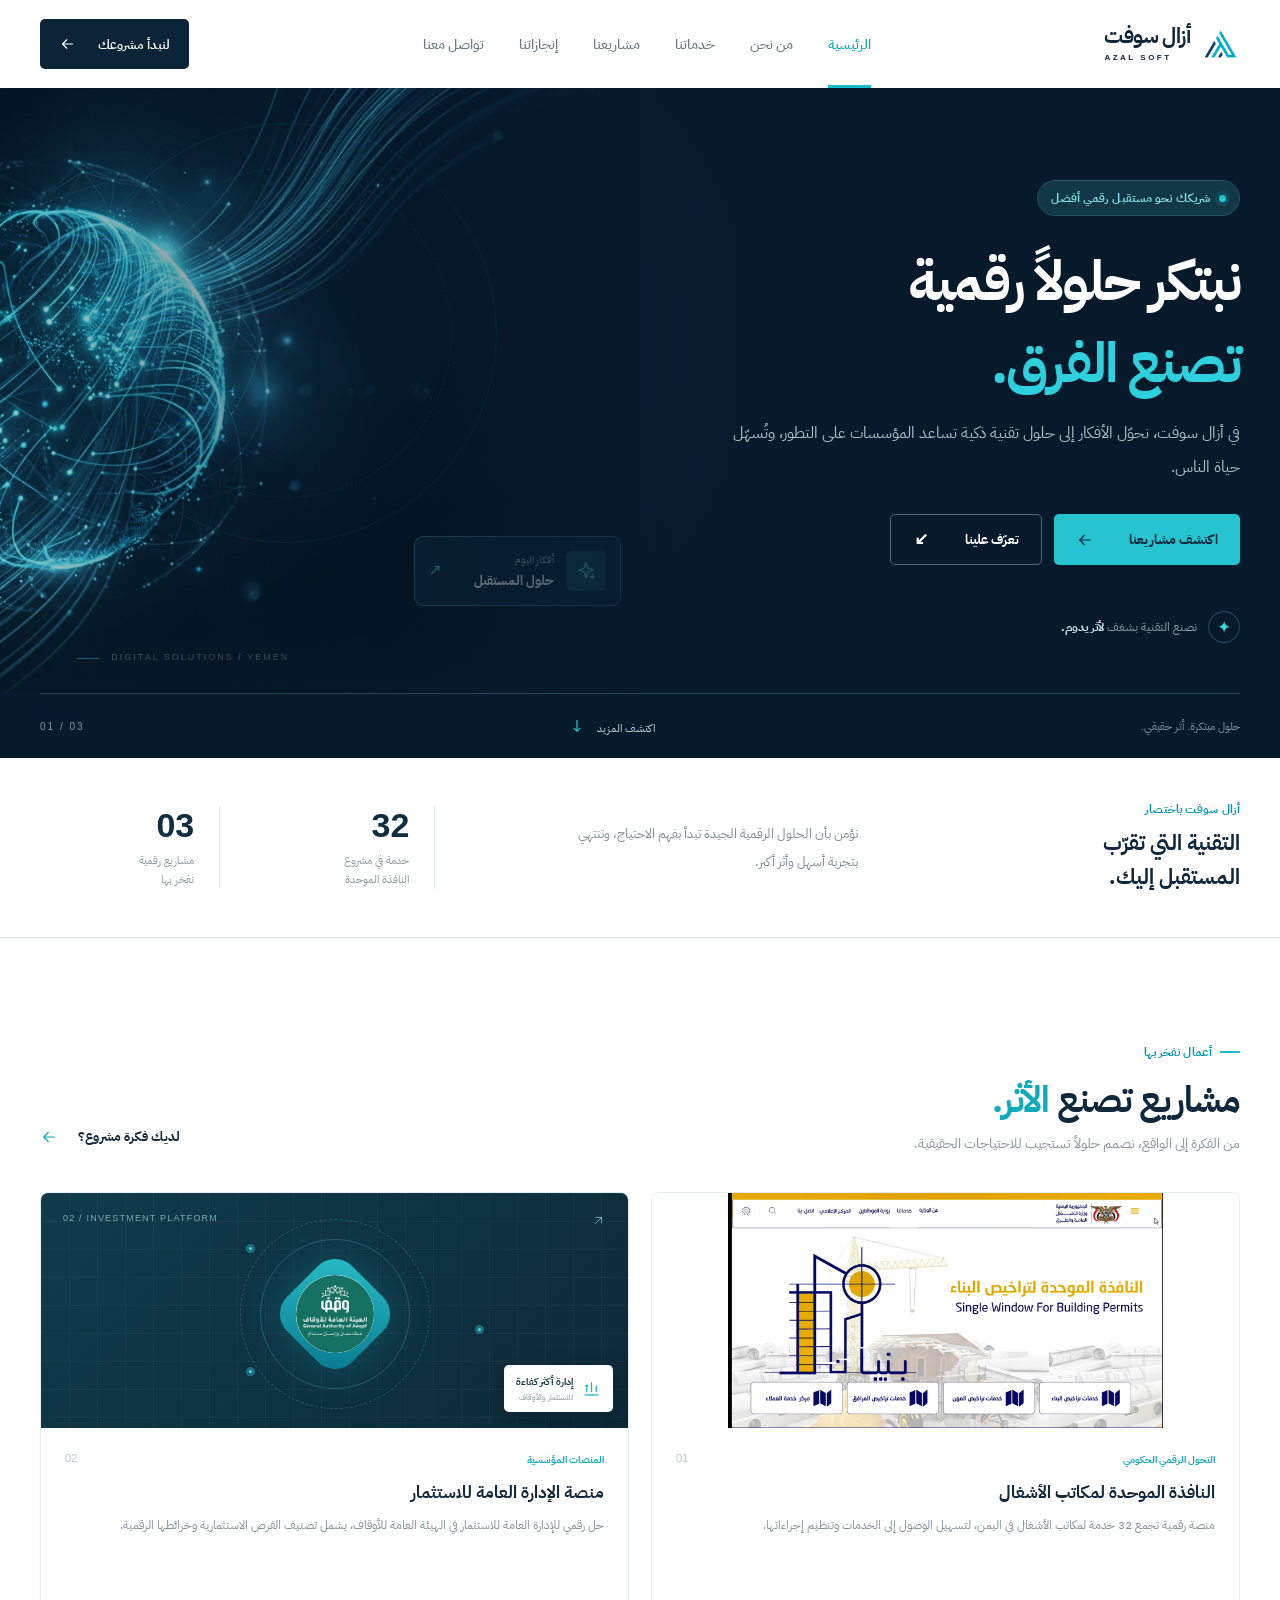
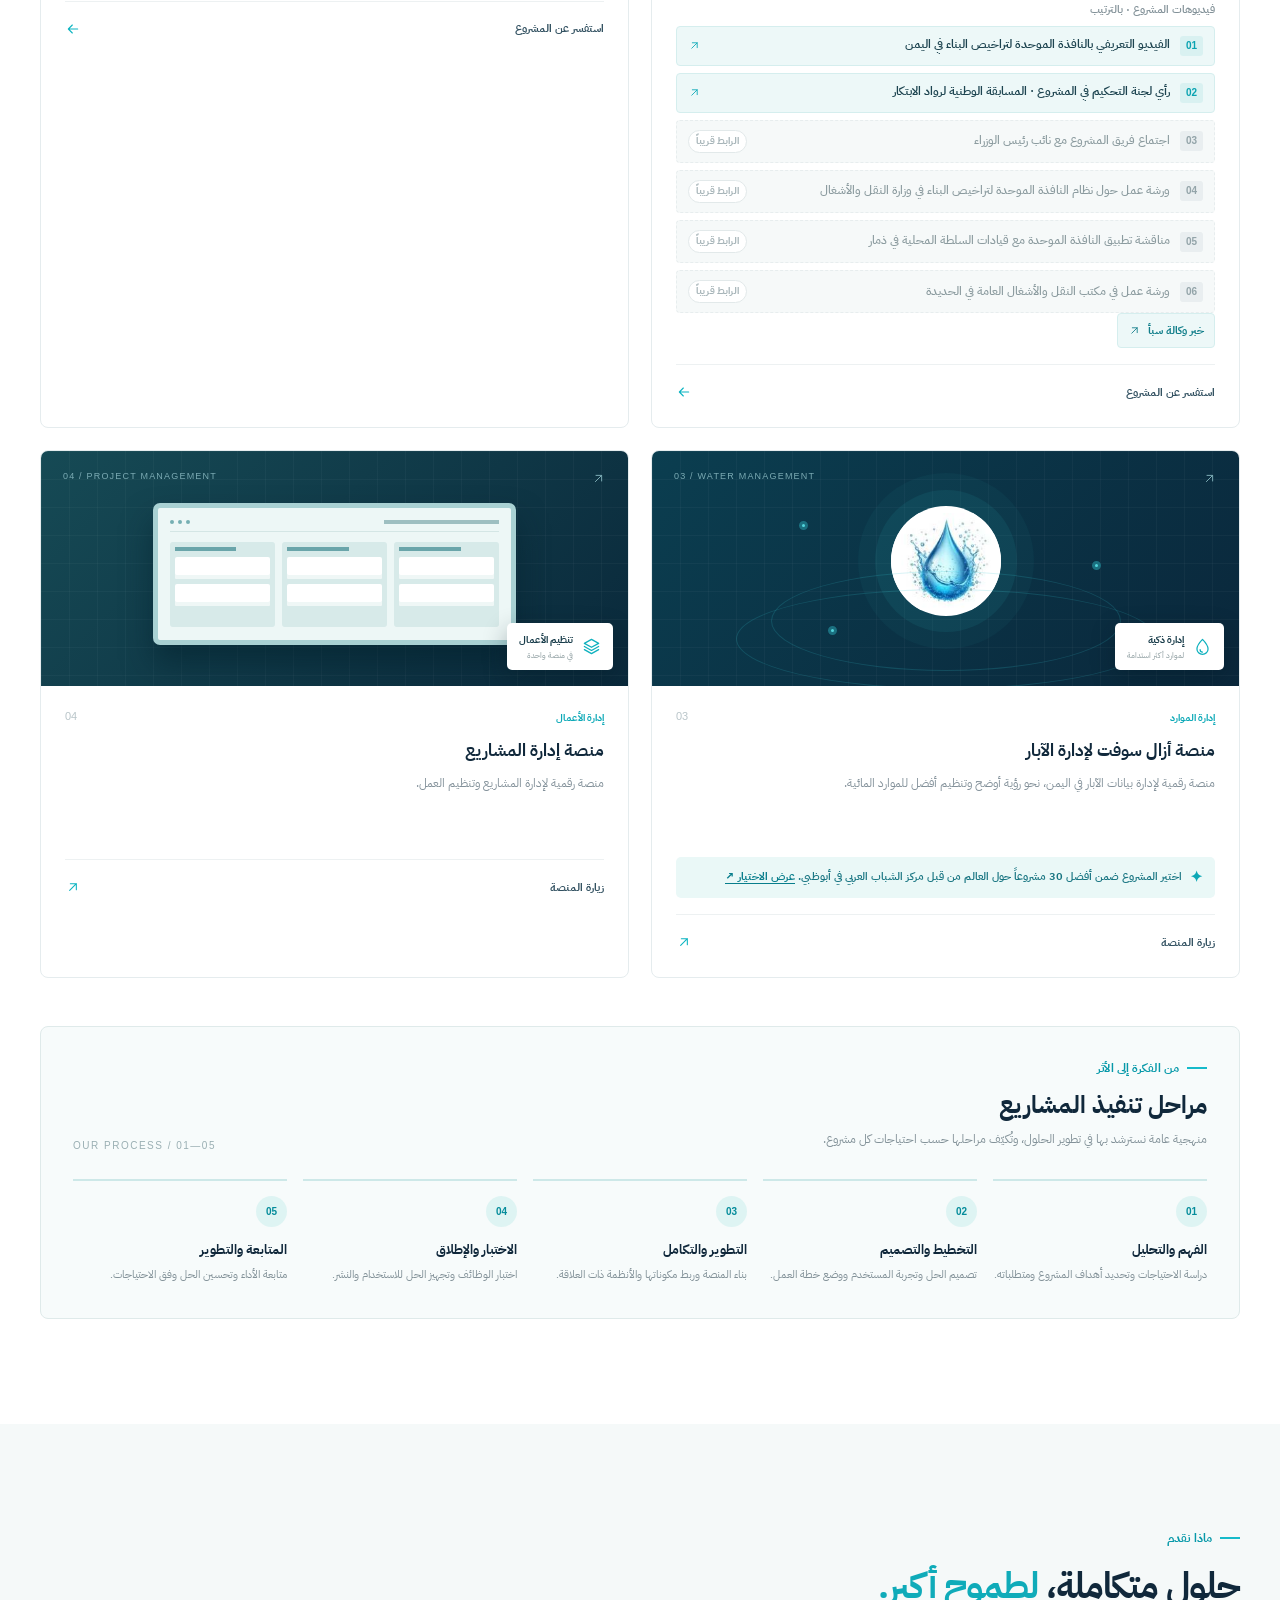
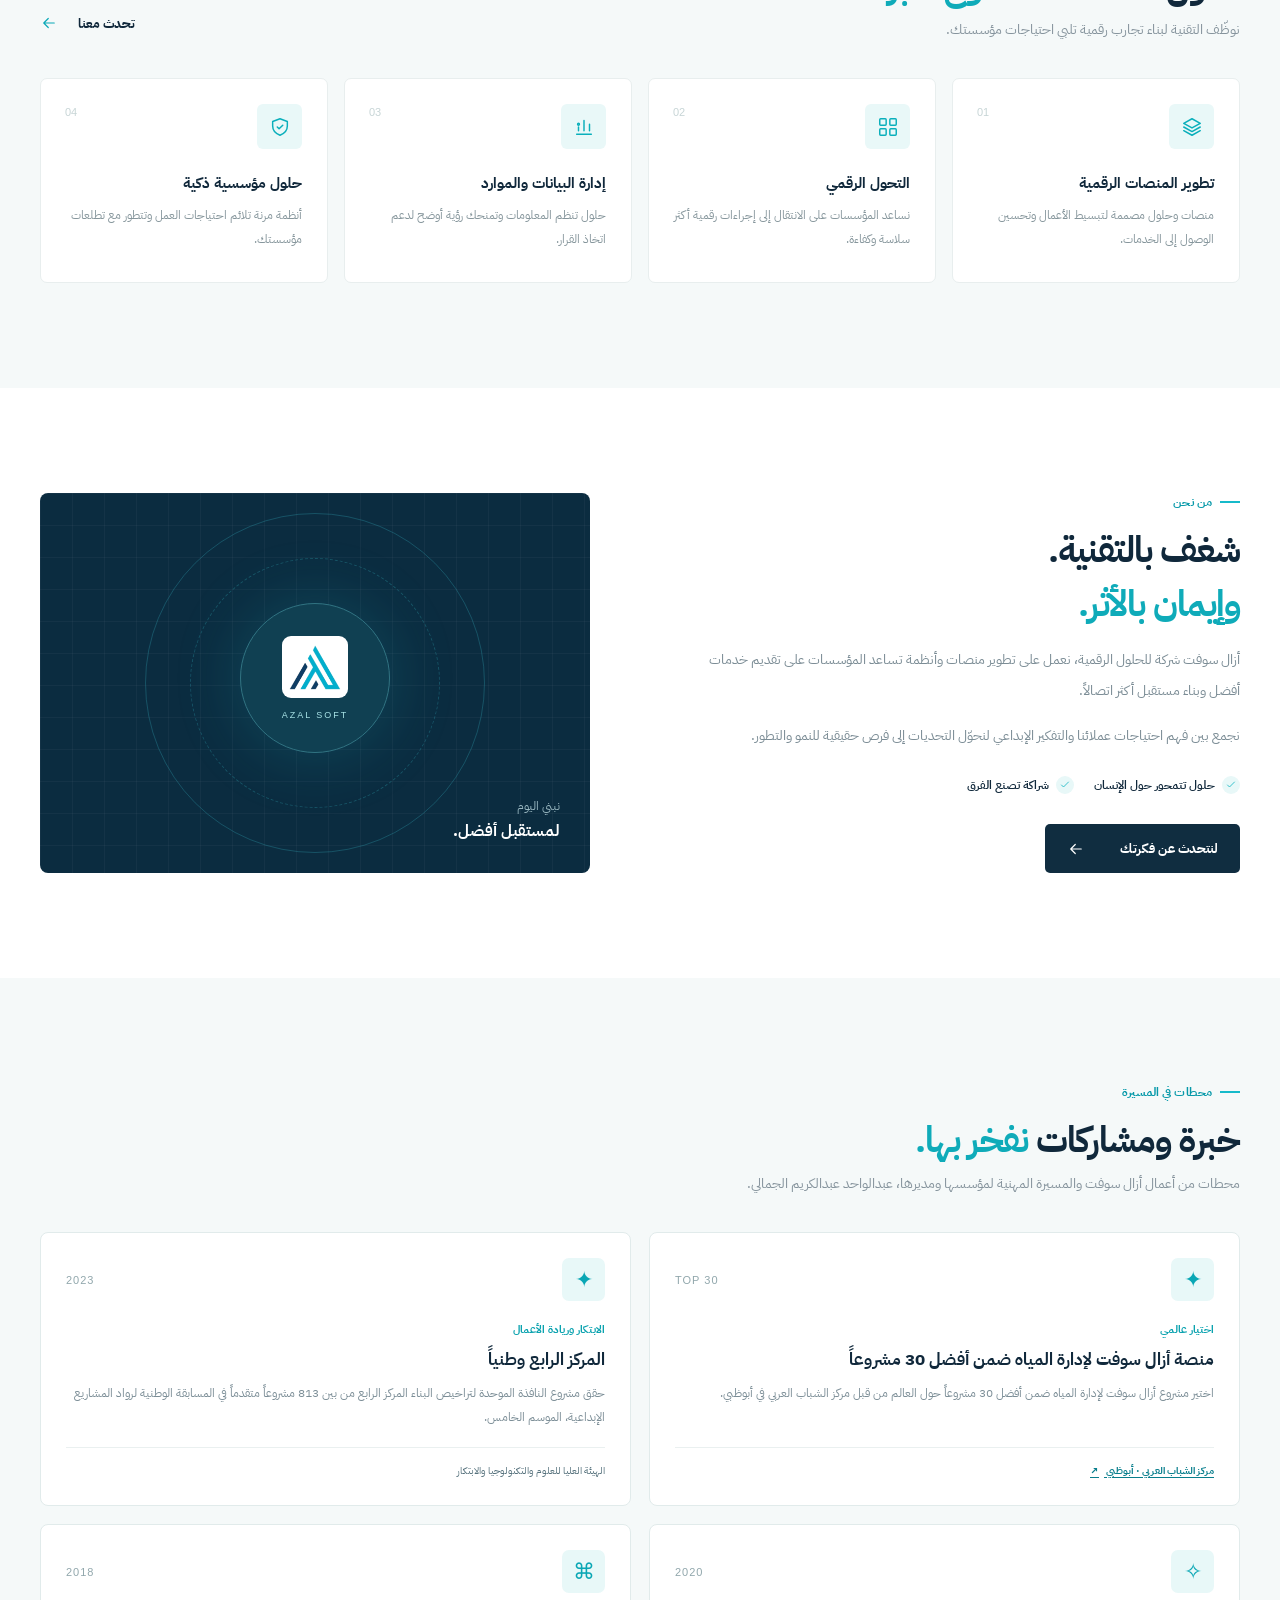
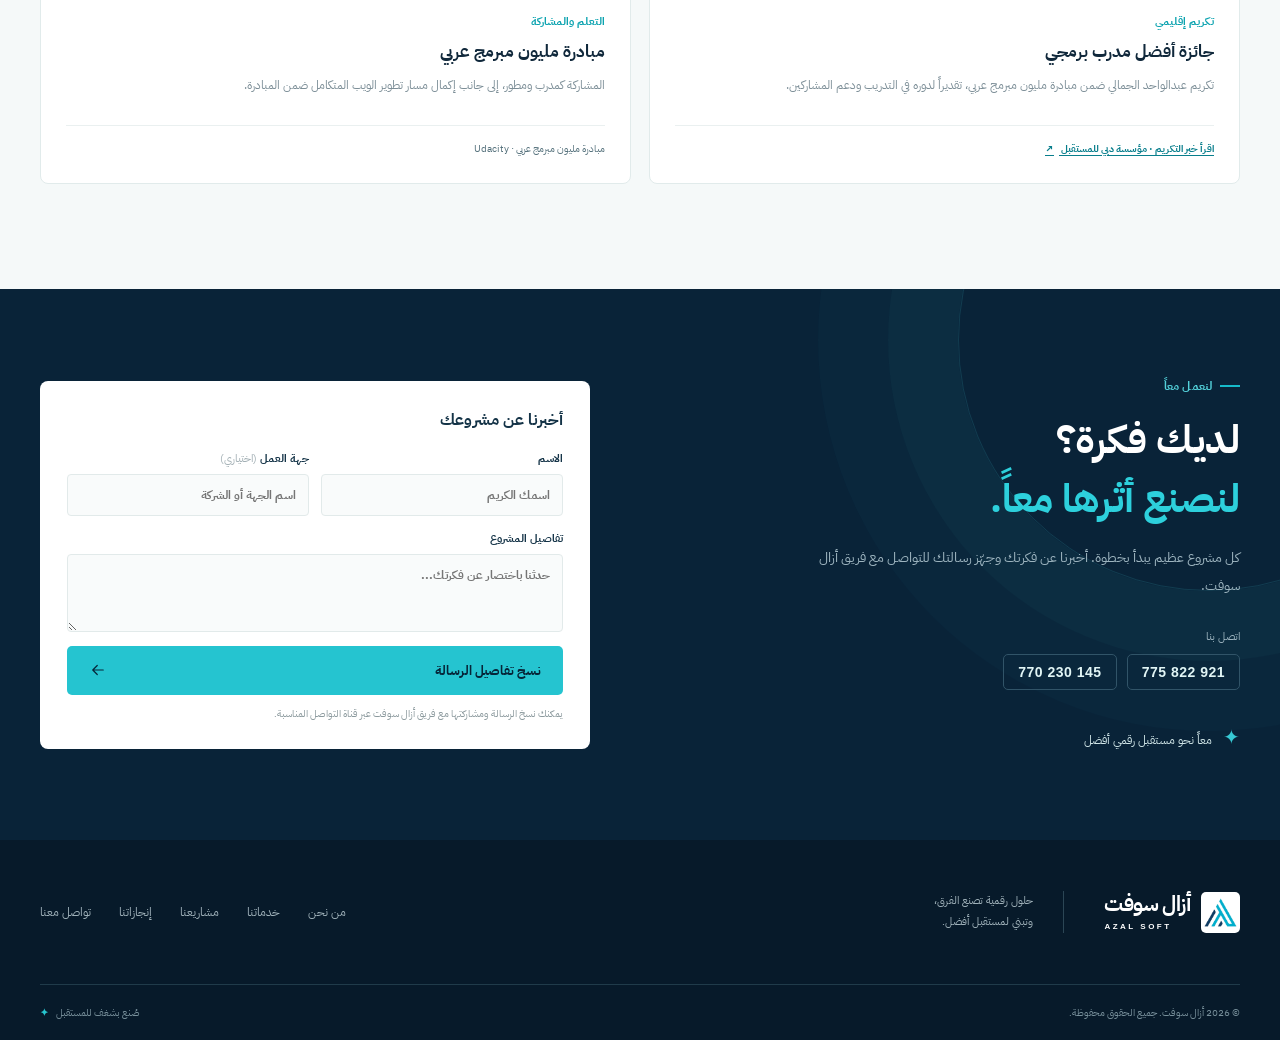
<file: web/index.html>
<!DOCTYPE html>
<html lang="ar" dir="rtl">
<head>
  <meta charset="UTF-8">
  <meta name="viewport" content="width=device-width, initial-scale=1.0">
  <meta name="theme-color" content="#081a2c">
  <meta name="description" content="أزال سوفت للحلول الرقمية: نصمم ونطور منصات رقمية تصنع أثراً مستداماً في اليمن.">
  <title>أزال سوفت | حلول رقمية تصنع الأثر</title>
  <link rel="preconnect" href="https://fonts.googleapis.com">
  <link rel="preconnect" href="https://fonts.gstatic.com" crossorigin>
  <link href="https://fonts.googleapis.com/css2?family=IBM+Plex+Sans+Arabic:wght@400;500;600;700&display=swap" rel="stylesheet">
  <link rel="icon" type="image/png" href="assets/azal-mark.png">
  <link rel="stylesheet" href="styles.css">
  <script src="script.js" defer></script>
</head>
<body>
  <svg xmlns="http://www.w3.org/2000/svg" class="svg-defs" aria-hidden="true">
    <symbol id="arrow" viewBox="0 0 24 24"><path d="M19 12H5M11 18l-6-6 6-6"/></symbol>
    <symbol id="arrow-up" viewBox="0 0 24 24"><path d="M7 17 17 7M8 7h9v9"/></symbol>
    <symbol id="layers" viewBox="0 0 24 24"><path d="m12 3 9 5-9 5-9-5 9-5ZM3 12l9 5 9-5M3 16l9 5 9-5"/></symbol>
    <symbol id="grid" viewBox="0 0 24 24"><rect x="3" y="3" width="7" height="7" rx="1"/><rect x="14" y="3" width="7" height="7" rx="1"/><rect x="3" y="14" width="7" height="7" rx="1"/><rect x="14" y="14" width="7" height="7" rx="1"/></symbol>
    <symbol id="chart" viewBox="0 0 24 24"><path d="M4 20h16M6 16v-4M12 16V5M18 16V9"/><circle cx="6" cy="9" r="1"/></symbol>
    <symbol id="shield" viewBox="0 0 24 24"><path d="M12 3 4 6v5c0 5 3.4 8.3 8 10 4.6-1.7 8-5 8-10V6l-8-3Z"/><path d="m9 12 2 2 4-4"/></symbol>
    <symbol id="building" viewBox="0 0 24 24"><path d="M3 21h18M5 21V9l7-5 7 5v12M9 21v-5h6v5M9 10h.01M15 10h.01"/></symbol>
    <symbol id="drop" viewBox="0 0 24 24"><path d="M12 3S5 10.2 5 15a7 7 0 0 0 14 0c0-4.8-7-12-7-12Z"/><path d="M9 16a3 3 0 0 0 3 3"/></symbol>
    <symbol id="spark" viewBox="0 0 24 24"><path d="m12 3 1.8 5.8L20 11l-6.2 2.2L12 19l-1.8-5.8L4 11l6.2-2.2L12 3ZM19 16v4M17 18h4"/></symbol>
    <symbol id="check" viewBox="0 0 24 24"><path d="m5 12 4 4L19 6"/></symbol>
  </svg>
  <header class="site-header" id="top">
    <div class="container header-inner">
      <a class="brand" href="#top" aria-label="أزال سوفت - الصفحة الرئيسية">
        <span class="brand-mark"><img src="assets/azal-mark.png" alt=""></span>
        <span class="brand-text"><strong>أزال سوفت</strong><small>AZAL SOFT</small></span>
      </a>
      <button class="menu-toggle" type="button" aria-label="فتح القائمة" aria-expanded="false" aria-controls="main-nav"><span></span><span></span><span></span></button>
      <nav class="main-nav" id="main-nav" aria-label="القائمة الرئيسية">
        <a class="active" href="#top">الرئيسية</a><a href="#about">من نحن</a><a href="#services">خدماتنا</a><a href="#projects">مشاريعنا</a><a href="#achievements">إنجازاتنا</a><a href="#contact">تواصل معنا</a>
      </nav>
      <a class="header-cta" href="#contact">لنبدأ مشروعك <svg><use href="#arrow"></use></svg></a>
    </div>
  </header>

  <main>
    <section class="hero">
      <div class="hero-glow"></div>
      <div class="container hero-grid">
        <div class="hero-copy">
          <div class="eyebrow light"><span class="pulse"></span> شريكك نحو مستقبل رقمي أفضل</div>
          <h1>نبتكر حلولاً رقمية<br><span>تصنع الفرق.</span></h1>
          <p>في أزال سوفت، نحوّل الأفكار إلى حلول تقنية ذكية تساعد المؤسسات على التطور، وتُسهّل حياة الناس.</p>
          <div class="hero-actions"><a class="button button-cyan" href="#projects">اكتشف مشاريعنا <svg><use href="#arrow"></use></svg></a><a class="button button-outline" href="#about">تعرّف علينا <span>↙</span></a></div>
          <div class="hero-note"><span class="note-icon">✦</span><span>نصنع التقنية بشغف <b>لأثر يدوم.</b></span></div>
        </div>
        <div class="hero-art" aria-hidden="true">
          <div class="orbit orbit-one"></div><div class="orbit orbit-two"></div>
          <div class="floating-card"><span class="floating-icon"><svg><use href="#spark"></use></svg></span><span><small>أفكار اليوم</small><strong>حلول المستقبل</strong></span><span class="float-arrow">↗</span></div>
          <div class="art-label"><span></span> DIGITAL SOLUTIONS <b> / </b> YEMEN</div>
        </div>
      </div>
      <div class="hero-bottom container"><span>حلول مبتكرة. أثر حقيقي.</span><a href="#projects">اكتشف المزيد <span>↓</span></a><span class="hero-index">01 / 03</span></div>
    </section>

    <section class="intro-strip">
      <div class="container strip-grid">
        <div class="strip-title"><span class="section-kicker">أزال سوفت باختصار</span><h2>التقنية التي تقرّب<br>المستقبل إليك.</h2></div>
        <p>نؤمن بأن الحلول الرقمية الجيدة تبدأ بفهم الاحتياج، وتنتهي بتجربة أسهل وأثر أكبر.</p>
        <div class="strip-stat"><strong>32</strong><small>خدمة في مشروع<br>النافذة الموحدة</small></div>
        <div class="strip-stat"><strong>03</strong><small>مشاريع رقمية<br>نفخر بها</small></div>
      </div>
    </section>

    <section class="section projects-section" id="projects">
      <div class="container">
        <div class="section-heading"><div><span class="section-kicker"><i></i> أعمال نفخر بها</span><h2>مشاريع تصنع <em>الأثر.</em></h2><p>من الفكرة إلى الواقع، نصمم حلولاً تستجيب للاحتياجات الحقيقية.</p></div><a class="text-link" href="#contact">لديك فكرة مشروع؟ <svg><use href="#arrow"></use></svg></a></div>
        <div class="project-grid">
          <article class="project-card">
            <div class="project-visual visual-window project-screenshot"><img src="assets/unified-window.png" alt="صورة نظام النافذة الموحدة لخدمات مكاتب الأشغال وتراخيص البناء" loading="lazy"></div>
            <div class="project-info"><div class="project-meta"><span>التحول الرقمي الحكومي</span><span>01</span></div><h3>النافذة الموحدة لمكاتب الأشغال</h3><p>منصة رقمية تجمع 32 خدمة لمكاتب الأشغال في اليمن، لتسهيل الوصول إلى الخدمات وتنظيم إجراءاتها.</p><div class="project-resources" aria-label="فيديوهات مشروع النافذة الموحدة مرتبة زمنياً"><span>فيديوهات المشروع · بالترتيب</span>
              <ol class="video-list">
                <li><a href="https://www.youtube.com/watch?v=pOxBDhporDQ" target="_blank" rel="noopener noreferrer" aria-label="مشاهدة الفيديو التعريفي بالنافذة الموحدة لتراخيص البناء في اليمن على يوتيوب (يفتح في نافذة جديدة)"><span class="video-order">01</span><span class="video-title">الفيديو التعريفي بالنافذة الموحدة لتراخيص البناء في اليمن</span><svg><use href="#arrow-up"></use></svg></a></li>
                <li><a href="https://www.youtube.com/watch?v=ugZrDMCJO3c" target="_blank" rel="noopener noreferrer" aria-label="مشاهدة فيديو رأي لجنة التحكيم في المشروع أثناء المسابقة الوطنية لرواد الابتكار على يوتيوب (يفتح في نافذة جديدة)"><span class="video-order">02</span><span class="video-title">رأي لجنة التحكيم في المشروع · المسابقة الوطنية لرواد الابتكار</span><svg><use href="#arrow-up"></use></svg></a></li>
                <li><a class="is-pending" role="link" aria-disabled="true" aria-label="فيديو اجتماع فريق المشروع مع نائب رئيس الوزراء، الرابط قيد الإضافة"><span class="video-order">03</span><span class="video-title">اجتماع فريق المشروع مع نائب رئيس الوزراء</span><span class="video-soon">الرابط قريباً</span></a></li>
                <li><a class="is-pending" role="link" aria-disabled="true" aria-label="فيديو ورشة عمل حول نظام النافذة الموحدة لتراخيص البناء في وزارة النقل والأشغال، الرابط قيد الإضافة"><span class="video-order">04</span><span class="video-title">ورشة عمل حول نظام النافذة الموحدة لتراخيص البناء في وزارة النقل والأشغال</span><span class="video-soon">الرابط قريباً</span></a></li>
                <li><a class="is-pending" role="link" aria-disabled="true" aria-label="فيديو مناقشة تطبيق النافذة الموحدة مع قيادات السلطة المحلية في ذمار، الرابط قيد الإضافة"><span class="video-order">05</span><span class="video-title">مناقشة تطبيق النافذة الموحدة مع قيادات السلطة المحلية في ذمار</span><span class="video-soon">الرابط قريباً</span></a></li>
                <li><a class="is-pending" role="link" aria-disabled="true" aria-label="فيديو ورشة عمل في مكتب النقل والأشغال العامة في الحديدة، الرابط قيد الإضافة"><span class="video-order">06</span><span class="video-title">ورشة عمل في مكتب النقل والأشغال العامة في الحديدة</span><span class="video-soon">الرابط قريباً</span></a></li>
              </ol>
              <a class="project-source" href="https://www.saba.ye/ar/news3306005.htm" target="_blank" rel="noopener noreferrer" aria-label="قراءة خبر وكالة سبأ (يفتح في نافذة جديدة)">خبر وكالة سبأ <svg><use href="#arrow-up"></use></svg></a></div><a href="#contact" aria-label="استفسر عن مشروع النافذة الموحدة">استفسر عن المشروع <svg><use href="#arrow"></use></svg></a></div>
          </article>
          <article class="project-card">
            <div class="project-visual visual-invest"><div class="visual-top"><span>02 / INVESTMENT PLATFORM</span><svg><use href="#arrow-up"></use></svg></div><div class="invest-art"><div class="invest-ring ring-a"></div><div class="invest-ring ring-b"></div><div class="invest-core"><img src="assets/awqaf-logo.jpg" alt="شعار الهيئة العامة للأوقاف" loading="lazy"></div><span class="invest-dot dot-a"></span><span class="invest-dot dot-b"></span><span class="invest-dot dot-c"></span></div><div class="visual-badge"><svg><use href="#chart"></use></svg><span><b>إدارة أكثر كفاءة</b><small>للاستثمار والأوقاف</small></span></div></div>
            <div class="project-info"><div class="project-meta"><span>المنصات المؤسسية</span><span>02</span></div><h3>منصة الإدارة العامة للاستثمار</h3><p>حل رقمي للإدارة العامة للاستثمار في الهيئة العامة للأوقاف، يشمل تصنيف الفرص الاستثمارية وخرائطها الرقمية.</p><a href="#contact" aria-label="استفسر عن منصة الإدارة العامة للاستثمار">استفسر عن المشروع <svg><use href="#arrow"></use></svg></a></div>
          </article>
          <article class="project-card">
            <a class="project-image-link" href="https://azalsoftplatform.web.app/" target="_blank" rel="noopener noreferrer" aria-label="زيارة منصة إدارة المياه (تفتح في نافذة جديدة)">
            <div class="project-visual visual-water"><div class="visual-top"><span>03 / WATER MANAGEMENT</span><svg><use href="#arrow-up"></use></svg></div><div class="water-art"><div class="water-circle"><img src="assets/water-logo.jpg" alt="شعار مشروع المياه"></div><div class="water-wave wave-one"></div><div class="water-wave wave-two"></div><span class="map-point point-one"></span><span class="map-point point-two"></span><span class="map-point point-three"></span></div><div class="visual-badge"><svg><use href="#drop"></use></svg><span><b>إدارة ذكية</b><small>لموارد أكثر استدامة</small></span></div></div>
            </a>
            <div class="project-info"><div class="project-meta"><span>إدارة الموارد</span><span>03</span></div><h3>منصة أزال سوفت لإدارة الآبار</h3><p>منصة رقمية لإدارة بيانات الآبار في اليمن، نحو رؤية أوضح وتنظيم أفضل للموارد المائية.</p><div class="project-recognition"><span aria-hidden="true">✦</span><div>اختير المشروع ضمن أفضل 30 مشروعاً حول العالم من قبل مركز الشباب العربي في أبوظبي. <a href="https://lnkd.in/p/dusv7pqX" target="_blank" rel="noopener noreferrer" aria-label="عرض رابط اختيار مشروع إدارة المياه (يفتح في نافذة جديدة)">عرض الاختيار ↗</a></div></div><a href="https://azalsoftplatform.web.app/" target="_blank" rel="noopener noreferrer" aria-label="زيارة منصة إدارة المياه (تفتح في نافذة جديدة)">زيارة المنصة <svg><use href="#arrow-up"></use></svg></a></div>
          </article>
          <article class="project-card">
            <a class="project-image-link" href="https://project-manager-9280b.web.app/" target="_blank" rel="noopener noreferrer" aria-label="زيارة منصة إدارة المشاريع (تفتح في نافذة جديدة)">
            <div class="project-visual visual-manager"><div class="visual-top"><span>04 / PROJECT MANAGEMENT</span><svg><use href="#arrow-up"></use></svg></div><div class="kanban-art" aria-hidden="true"><div class="kanban-header"><i></i><i></i><i></i><span></span></div><div class="kanban-columns"><div><b></b><i></i><i></i></div><div><b></b><i></i><i></i></div><div><b></b><i></i><i></i></div></div></div><div class="visual-badge"><svg><use href="#layers"></use></svg><span><b>تنظيم الأعمال</b><small>في منصة واحدة</small></span></div></div>
            </a>
            <div class="project-info"><div class="project-meta"><span>إدارة الأعمال</span><span>04</span></div><h3>منصة إدارة المشاريع</h3><p>منصة رقمية لإدارة المشاريع وتنظيم العمل.</p><a href="https://project-manager-9280b.web.app/" target="_blank" rel="noopener noreferrer" aria-label="زيارة منصة إدارة المشاريع (تفتح في نافذة جديدة)">زيارة المنصة <svg><use href="#arrow-up"></use></svg></a></div>
          </article>
        </div>
        <div class="project-process" aria-labelledby="process-title">
          <div class="process-intro"><div><span class="section-kicker"><i></i> من الفكرة إلى الأثر</span><h3 id="process-title">مراحل تنفيذ المشاريع</h3><p>منهجية عامة نسترشد بها في تطوير الحلول، وتُكيّف مراحلها حسب احتياجات كل مشروع.</p></div><span class="process-label">OUR PROCESS / 01—05</span></div>
          <ol class="process-grid">
            <li><span>01</span><h4>الفهم والتحليل</h4><p>دراسة الاحتياجات وتحديد أهداف المشروع ومتطلباته.</p></li>
            <li><span>02</span><h4>التخطيط والتصميم</h4><p>تصميم الحل وتجربة المستخدم ووضع خطة العمل.</p></li>
            <li><span>03</span><h4>التطوير والتكامل</h4><p>بناء المنصة وربط مكوناتها والأنظمة ذات العلاقة.</p></li>
            <li><span>04</span><h4>الاختبار والإطلاق</h4><p>اختبار الوظائف وتجهيز الحل للاستخدام والنشر.</p></li>
            <li><span>05</span><h4>المتابعة والتطوير</h4><p>متابعة الأداء وتحسين الحل وفق الاحتياجات.</p></li>
          </ol>
        </div>
      </div>
    </section>

    <section class="section services-section" id="services">
      <div class="container"><div class="section-heading"><div><span class="section-kicker"><i></i> ماذا نقدم</span><h2>حلول متكاملة، <em>لطموح أكبر.</em></h2><p>نوظّف التقنية لبناء تجارب رقمية تلبي احتياجات مؤسستك.</p></div><a class="text-link" href="#contact">تحدث معنا <svg><use href="#arrow"></use></svg></a></div>
        <div class="services-grid">
          <article class="service-card"><span class="service-icon"><svg><use href="#layers"></use></svg></span><span class="service-number">01</span><h3>تطوير المنصات الرقمية</h3><p>منصات وحلول مصممة لتبسيط الأعمال وتحسين الوصول إلى الخدمات.</p></article>
          <article class="service-card"><span class="service-icon"><svg><use href="#grid"></use></svg></span><span class="service-number">02</span><h3>التحول الرقمي</h3><p>نساعد المؤسسات على الانتقال إلى إجراءات رقمية أكثر سلاسة وكفاءة.</p></article>
          <article class="service-card"><span class="service-icon"><svg><use href="#chart"></use></svg></span><span class="service-number">03</span><h3>إدارة البيانات والموارد</h3><p>حلول تنظم المعلومات وتمنحك رؤية أوضح لدعم اتخاذ القرار.</p></article>
          <article class="service-card"><span class="service-icon"><svg><use href="#shield"></use></svg></span><span class="service-number">04</span><h3>حلول مؤسسية ذكية</h3><p>أنظمة مرنة تلائم احتياجات العمل وتتطور مع تطلعات مؤسستك.</p></article>
        </div>
      </div>
    </section>

    <section class="section about-section" id="about"><div class="container about-grid"><div class="about-visual"><div class="about-shape shape-one"></div><div class="about-shape shape-two"></div><div class="about-center"><span class="brand-mark large"><img src="assets/azal-mark.png" alt=""></span><span>AZAL SOFT</span></div><div class="about-caption">نبني اليوم<br><strong>لمستقبل أفضل.</strong></div></div><div class="about-copy"><span class="section-kicker"><i></i> من نحن</span><h2>شغف بالتقنية.<br><em>وإيمان بالأثر.</em></h2><p>أزال سوفت شركة للحلول الرقمية، نعمل على تطوير منصات وأنظمة تساعد المؤسسات على تقديم خدمات أفضل وبناء مستقبل أكثر اتصالاً.</p><p>نجمع بين فهم احتياجات عملائنا والتفكير الإبداعي لنحوّل التحديات إلى فرص حقيقية للنمو والتطور.</p><div class="about-values"><span><svg><use href="#check"></use></svg> حلول تتمحور حول الإنسان</span><span><svg><use href="#check"></use></svg> شراكة تصنع الفرق</span></div><a class="button button-dark" href="#contact">لنتحدث عن فكرتك <svg><use href="#arrow"></use></svg></a></div></div></section>

    <section class="section achievements-section" id="achievements">
      <div class="container">
        <div class="section-heading"><div><span class="section-kicker"><i></i> محطات في المسيرة</span><h2>خبرة ومشاركات <em>نفخر بها.</em></h2><p>محطات من أعمال أزال سوفت والمسيرة المهنية لمؤسسها ومديرها، عبدالواحد عبدالكريم الجمالي.</p></div></div>
        <div class="achievements-grid">
          <article class="achievement-card"><div class="achievement-top"><span class="achievement-icon">✦</span><span class="achievement-year">TOP 30</span></div><span class="achievement-tag">اختيار عالمي</span><h3>منصة أزال سوفت لإدارة المياه ضمن أفضل 30 مشروعاً</h3><p>اختير مشروع أزال سوفت لإدارة المياه ضمن أفضل 30 مشروعاً حول العالم من قبل مركز الشباب العربي في أبوظبي.</p><a class="achievement-source achievement-source-link" href="https://lnkd.in/p/dusv7pqX" target="_blank" rel="noopener noreferrer" aria-label="عرض رابط اختيار مشروع المياه من مركز الشباب العربي (يفتح في نافذة جديدة)">مركز الشباب العربي · أبوظبي <span aria-hidden="true">↗</span></a></article>
          <article class="achievement-card"><div class="achievement-top"><span class="achievement-icon">✦</span><span class="achievement-year">2023</span></div><span class="achievement-tag">الابتكار وريادة الأعمال</span><h3>المركز الرابع وطنياً</h3><p>حقق مشروع النافذة الموحدة لتراخيص البناء المركز الرابع من بين 813 مشروعاً متقدماً في المسابقة الوطنية لرواد المشاريع الإبداعية، الموسم الخامس.</p><span class="achievement-source">الهيئة العليا للعلوم والتكنولوجيا والابتكار</span></article>
          <article class="achievement-card"><div class="achievement-top"><span class="achievement-icon">✧</span><span class="achievement-year">2020</span></div><span class="achievement-tag">تكريم إقليمي</span><h3>جائزة أفضل مدرب برمجي</h3><p>تكريم عبدالواحد الجمالي ضمن مبادرة مليون مبرمج عربي، تقديراً لدوره في التدريب ودعم المشاركين.</p><a class="achievement-source achievement-source-link" href="https://www.dubaifuture.ae/ar/insights/one-million-arab-coders-initiative-announces-top-five-innovations-tackle-worlds-pressing-challenges/" target="_blank" rel="noopener noreferrer" aria-label="قراءة خبر التكريم في موقع مؤسسة دبي للمستقبل (يفتح في نافذة جديدة)">اقرأ خبر التكريم · مؤسسة دبي للمستقبل <span aria-hidden="true">↗</span></a></article>
          <article class="achievement-card"><div class="achievement-top"><span class="achievement-icon">⌘</span><span class="achievement-year">2018</span></div><span class="achievement-tag">التعلم والمشاركة</span><h3>مبادرة مليون مبرمج عربي</h3><p>المشاركة كمدرب ومطور، إلى جانب إكمال مسار تطوير الويب المتكامل ضمن المبادرة.</p><span class="achievement-source">مبادرة مليون مبرمج عربي · Udacity</span></article>
        </div>
      </div>
    </section>

    <section class="contact-section" id="contact"><div class="container contact-grid"><div><span class="section-kicker light-kicker"><i></i> لنعمل معاً</span><h2>لديك فكرة؟<br><em>لنصنع أثرها معاً.</em></h2><p>كل مشروع عظيم يبدأ بخطوة. أخبرنا عن فكرتك وجهّز رسالتك للتواصل مع فريق أزال سوفت.</p><div class="contact-phone"><span>اتصل بنا</span><div><a href="tel:+967775822921" dir="ltr" aria-label="اتصل على 775822921">775 822 921</a><a href="tel:+967770230145" dir="ltr" aria-label="اتصل على 770230145">770 230 145</a></div></div><div class="contact-line"><span>✦</span> معاً نحو مستقبل رقمي أفضل</div></div><form class="contact-form" id="contact-form"><h3>أخبرنا عن مشروعك</h3><div class="form-row"><label>الاسم<input name="name" required placeholder="اسمك الكريم" autocomplete="name"></label><label>جهة العمل <span>(اختياري)</span><input name="organization" placeholder="اسم الجهة أو الشركة" autocomplete="organization"></label></div><label>تفاصيل المشروع<textarea name="message" required rows="3" placeholder="حدثنا باختصار عن فكرتك..."></textarea></label><button class="button button-cyan" type="submit">نسخ تفاصيل الرسالة <svg><use href="#arrow"></use></svg></button><p class="form-note" id="form-status" role="status">يمكنك نسخ الرسالة ومشاركتها مع فريق أزال سوفت عبر قناة التواصل المناسبة.</p></form></div></section>
  </main>
  <footer><div class="container footer-main"><a class="brand footer-brand" href="#top"><span class="brand-mark"><img src="assets/azal-mark.png" alt=""></span><span class="brand-text"><strong>أزال سوفت</strong><small>AZAL SOFT</small></span></a><p>حلول رقمية تصنع الفرق،<br>وتبني لمستقبل أفضل.</p><div class="footer-links"><a href="#about">من نحن</a><a href="#services">خدماتنا</a><a href="#projects">مشاريعنا</a><a href="#achievements">إنجازاتنا</a><a href="#contact">تواصل معنا</a></div></div><div class="container footer-bottom"><span>© <span id="year"></span> أزال سوفت. جميع الحقوق محفوظة.</span><span>صُنع بشغف للمستقبل <b>✦</b></span></div></footer>
</body>
</html>
</file>
<file: web/styles.css>
:root{--navy:#081a2c;--navy2:#0b2237;--ink:#10283b;--muted:#71808b;--cyan:#17bed0;--line:#e4eaec;--pale:#f4f8f8}*{box-sizing:border-box}html{scroll-behavior:smooth}body{margin:0;font-family:'IBM Plex Sans Arabic',Tahoma,Arial,sans-serif;color:var(--ink);background:#fff;-webkit-font-smoothing:antialiased}a{text-decoration:none;color:inherit}button,input,textarea{font:inherit}button,a{-webkit-tap-highlight-color:transparent}svg{width:22px;height:22px;fill:none;stroke:currentColor;stroke-width:1.6;stroke-linecap:round;stroke-linejoin:round}.svg-defs{position:absolute;width:0;height:0;overflow:hidden}.container{width:min(1200px,calc(100% - 80px));margin:auto}.site-header{height:88px;background:#fff;position:relative;z-index:20}.header-inner{height:100%;display:flex;align-items:center;justify-content:space-between;gap:35px}.brand{display:inline-flex;align-items:center;gap:11px;flex-shrink:0}.brand-mark{width:39px;height:41px;display:block;position:relative;transform:rotate(-1deg)}.brand-mark i{position:absolute;display:block;height:8px;border-radius:5px;transform:rotate(-44deg);background:#10b8c8}.brand-mark i:nth-child(1){width:37px;top:10px;right:0}.brand-mark i:nth-child(2){width:29px;top:20px;right:3px;background:#087e99}.brand-mark i:nth-child(3){width:20px;top:29px;right:6px;background:#113b57}.brand-text{display:flex;flex-direction:column;line-height:1.1}.brand-text strong{font-size:21px;letter-spacing:-.6px}.brand-text small{font-family:Arial,sans-serif;font-weight:700;font-size:8px;letter-spacing:2.5px;margin-top:6px;direction:ltr}.main-nav{display:flex;gap:35px;align-items:center;font-size:14px;font-weight:500;color:#687985;height:100%}.main-nav a{height:100%;display:flex;align-items:center;position:relative;transition:.2s}.main-nav a:hover,.main-nav a.active{color:#0daaba}.main-nav a.active:after{content:'';position:absolute;bottom:0;right:0;left:0;height:3px;background:#19bdcb}.header-cta{background:#0c2437;color:white;padding:14px 19px;border-radius:5px;font-size:13px;font-weight:600;display:flex;gap:22px;align-items:center}.header-cta svg{width:17px}.menu-toggle{display:none}.hero{background:#071a2c;color:white;position:relative;overflow:hidden;min-height:580px}.hero:before{content:'';position:absolute;inset:0;background:linear-gradient(90deg,rgba(7,26,44,.25),rgba(7,26,44,.8) 54%,#071a2c 80%);z-index:1;pointer-events:none}.hero:after{content:'';position:absolute;inset:0;background:linear-gradient(0deg,#071a2c 0%,transparent 25%);pointer-events:none}.hero-glow{position:absolute;width:700px;height:500px;background:#087e9a;filter:blur(150px);opacity:.12;left:0;top:0}.hero-grid{display:grid;grid-template-columns:1fr 1fr;min-height:515px;position:relative}.hero-copy{padding:92px 0 50px;position:relative;z-index:3}.eyebrow,.section-kicker{font-size:12px;font-weight:700;letter-spacing:.1px;color:#0799a9}.eyebrow.light{display:inline-flex;align-items:center;gap:9px;color:#83dce2;background:#123747;border:1px solid #235460;border-radius:30px;padding:8px 13px}.pulse{width:7px;height:7px;background:#22c7d2;border-radius:50%;box-shadow:0 0 0 4px #1cc4d022}.hero h1{font-size:clamp(42px,4.4vw,62px);line-height:1.45;letter-spacing:-2px;margin:25px 0 13px;font-weight:700}.hero h1 span,.contact-section h2 em{color:#2dd0dc;font-style:normal}.hero-copy>p{font-size:16px;line-height:2.1;color:#adbdc6;max-width:510px;margin:0}.hero-actions{display:flex;gap:12px;margin-top:30px}.button{display:inline-flex;align-items:center;justify-content:center;gap:35px;border:0;border-radius:5px;padding:15px 22px;font-size:13px;font-weight:700;cursor:pointer;transition:transform .2s,background .2s}.button:hover,.header-cta:hover{transform:translateY(-2px)}.button svg{width:18px;height:18px}.button-cyan{background:#25c4d0;color:#062538}.button-cyan:hover{background:#51d6df}.button-outline{border:1px solid #516474;color:#fff;background:transparent}.button-outline span{font-size:19px;line-height:1}.hero-note{display:flex;align-items:center;gap:11px;margin-top:46px;color:#8ca1ad;font-size:12px}.hero-note b{color:#d3e1e5}.note-icon{display:grid;place-items:center;width:32px;height:32px;border:1px solid #2b5363;border-radius:50%;color:#35d5dd;font-size:17px}.hero-art{position:relative;min-height:515px;background-image:linear-gradient(90deg,transparent 65%,#071a2c 100%),url('assets/hero-network.png');background-position:center;background-size:cover;margin-left:calc((1200px - 100vw)/2);z-index:0}.orbit{position:absolute;border:1px solid #25c6d52a;border-radius:50%;width:420px;height:420px;top:35px;left:12%}.orbit-two{width:330px;height:330px;top:80px;left:19%;border-style:dashed}.floating-card{position:absolute;z-index:3;bottom:87px;right:3%;background:rgba(10,38,55,.88);border:1px solid #38717d;border-radius:9px;padding:14px;display:flex;align-items:center;gap:12px;box-shadow:0 14px 50px #00152280;direction:rtl}.floating-icon{height:40px;width:40px;display:grid;place-items:center;background:#174b58;border-radius:6px;color:#4fdbe2}.floating-card small,.floating-card strong{display:block}.floating-card small{font-size:10px;color:#a9c1c8}.floating-card strong{font-size:13px;margin-top:4px}.float-arrow{color:#50dce4;margin-right:20px}.art-label{position:absolute;bottom:31px;left:12%;font:9px Arial;letter-spacing:2px;color:#89abb6;direction:ltr}.art-label span{display:inline-block;width:22px;height:1px;background:#20cfda;vertical-align:middle;margin-right:8px}.art-label b{color:#27c4d1}.hero-bottom{height:65px;display:flex;align-items:center;justify-content:space-between;border-top:1px solid #244252;color:#8297a4;font-size:11px;position:relative;z-index:4}.hero-bottom a{color:#c4d6da}.hero-bottom a span{font-size:17px;color:#29ccd7;margin-right:10px}.hero-index{font:10px Arial;letter-spacing:2px;direction:ltr}.intro-strip{background:#fff;border-bottom:1px solid var(--line)}.strip-grid{display:grid;grid-template-columns:1.25fr 1.4fr .65fr .65fr;align-items:center;gap:35px;padding:42px 0}.strip-title h2{font-size:21px;line-height:1.6;margin:9px 0 0}.strip-grid>p{font-size:13px;color:#7d8b94;line-height:2.1;max-width:300px}.strip-stat{border-right:1px solid #e0e8e9;padding-right:25px;display:flex;flex-direction:column}.strip-stat strong{font:700 34px Arial;color:#102d41;direction:ltr;text-align:right}.strip-stat strong span{color:#18b9c6;font-size:21px}.strip-stat small{font-size:11px;line-height:1.7;color:#8a989f;margin-top:7px}.section{padding:105px 0}.section-heading{display:flex;justify-content:space-between;align-items:end;margin-bottom:38px}.section-kicker{display:flex;align-items:center;gap:8px}.section-kicker i{width:20px;height:2px;background:#16baca;display:inline-block}.section-heading h2,.about-copy h2{font-size:36px;line-height:1.5;letter-spacing:-1px;margin:12px 0 6px}.section-heading h2 em,.about-copy h2 em{color:#0fabb9;font-style:normal}.section-heading p{margin:0;color:#86949d;font-size:14px}.text-link{display:flex;gap:20px;align-items:center;font-size:13px;font-weight:700;padding-bottom:6px}.text-link svg{color:#0ba9b8;width:18px}.project-grid{display:grid;grid-template-columns:repeat(2,1fr);gap:22px}.project-card{border:1px solid #e5ecee;background:white;border-radius:8px;overflow:hidden;transition:transform .25s,box-shadow .25s}.project-card:hover{transform:translateY(-5px);box-shadow:0 18px 45px #102e4010}.project-visual{height:235px;position:relative;overflow:hidden;direction:ltr}.visual-window{background:linear-gradient(135deg,#103849,#0c263a)}.visual-invest{background:linear-gradient(135deg,#103b4b,#0d2938)}.visual-water{background:linear-gradient(135deg,#0b3e50,#0a273b)}.project-visual:before{content:'';position:absolute;inset:0;background-image:linear-gradient(#ffffff08 1px,transparent 1px),linear-gradient(90deg,#ffffff08 1px,transparent 1px);background-size:28px 28px}.visual-top{position:absolute;left:22px;right:22px;top:20px;display:flex;justify-content:space-between;color:#7cabb4;font:9px Arial;letter-spacing:1.2px}.visual-top svg{width:15px;height:15px}.mini-dashboard{position:absolute;width:68%;height:137px;background:#eff6f6;border:5px solid #b8d8da;border-radius:7px;top:57px;left:16%;display:flex;box-shadow:0 18px 30px #001d2980;overflow:hidden}.dash-sidebar{width:22%;background:#123c4d;display:flex;flex-direction:column;align-items:center;gap:9px;padding-top:14px}.dash-logo{width:15px;height:15px;background:#25bdc6;transform:rotate(45deg);margin-bottom:6px}.dash-sidebar i{width:60%;height:3px;background:#4e7480;border-radius:4px}.dash-content{padding:12px;flex:1}.dash-header{display:flex;justify-content:space-between}.dash-header b{width:44%;height:5px;background:#9cb6bd}.dash-header span{width:13px;height:13px;border-radius:50%;background:#acd9d9}.dash-heading{width:35%;height:5px;background:#547b84;margin:10px 0}.dash-cards{display:flex;gap:5px}.dash-cards i{height:27px;flex:1;background:#cce8e7;border-radius:2px}.dash-cards i:nth-child(2){background:#a9dadd}.dash-table{margin-top:9px;background:white;padding:5px}.dash-table i{display:block;height:3px;background:#dfebea;margin:4px}.visual-badge{position:absolute;bottom:16px;right:15px;background:#fff;border-radius:5px;box-shadow:0 8px 25px #00162150;display:flex;align-items:center;gap:9px;padding:9px 12px;direction:rtl}.visual-badge svg{color:#0fb1be;width:19px;height:19px}.visual-badge b,.visual-badge small{display:block}.visual-badge b{font-size:10px;color:#173b49}.visual-badge small{font-size:8px;color:#8b9b9e;margin-top:2px}.invest-art,.water-art{position:absolute;inset:0}.invest-ring{position:absolute;border:1px solid #55c8d04a;border-radius:50%;width:150px;height:150px;left:calc(50% - 75px);top:46px}.ring-b{width:190px;height:190px;left:calc(50% - 95px);top:26px;border-style:dashed}.invest-core{position:absolute;left:calc(50% - 46px);top:75px;background:linear-gradient(140deg,#28bec8,#08788f);width:92px;height:92px;border-radius:24px;transform:rotate(45deg);box-shadow:0 0 45px #17bbc044;display:grid;place-items:center}.invest-core svg{transform:rotate(-45deg);width:39px;height:39px;color:#e2ffff;stroke-width:1.2}.invest-dot,.map-point{position:absolute;width:9px;height:9px;background:#52d4db;border:3px solid #1b7080;border-radius:50%}.dot-a{top:51px;left:35%}.dot-b{top:132px;left:74%}.dot-c{top:174px;left:35%}.water-circle{position:absolute;top:55px;left:calc(50% - 55px);width:110px;height:110px;border-radius:50%;background:linear-gradient(145deg,#2bc5d0,#08778f);display:grid;place-items:center;box-shadow:0 0 0 16px #32c6d015,0 0 0 33px #32c6d00b}.water-circle svg{color:white;width:50px;height:50px;stroke-width:1}.water-wave{position:absolute;border:1px solid #38c2cd30;border-radius:50%;width:350px;height:100px;top:120px;left:calc(50% - 175px)}.wave-two{top:138px;width:420px;left:calc(50% - 210px)}.point-one{top:70px;left:25%}.point-two{top:110px;left:75%}.point-three{top:175px;left:30%}.project-info{padding:24px}.project-meta{display:flex;justify-content:space-between;color:#0da9b7;font-size:10px;font-weight:700}.project-meta span:last-child{font:11px Arial;color:#b9c5c9}.project-info h3{font-size:17px;margin:13px 0 8px}.project-info p{font-size:12px;color:#83919a;line-height:2;min-height:72px;margin:0}.project-info>a{border-top:1px solid #edf1f2;display:flex;align-items:center;justify-content:space-between;padding-top:16px;margin-top:16px;font-size:11px;font-weight:700;color:#325161}.project-info>a svg{width:16px;color:#0bb4c1}.services-section{background:#f5f9f9}.services-grid{display:grid;grid-template-columns:repeat(4,1fr);gap:16px}.service-card{background:white;border:1px solid #e8eeee;border-radius:7px;padding:25px;min-height:205px;position:relative}.service-icon{width:45px;height:45px;border-radius:6px;display:grid;place-items:center;color:#0aafbb;background:#e9f8f8}.service-number{position:absolute;left:24px;top:27px;font:11px Arial;color:#c7d5d6}.service-card h3{font-size:15px;margin:23px 0 9px}.service-card p{font-size:12px;line-height:2;color:#86969c;margin:0}.about-grid{display:grid;grid-template-columns:1fr 1fr;gap:100px;align-items:center}.about-visual{height:380px;border-radius:8px;background:#0b2c40;position:relative;overflow:hidden;order:2}.about-visual:before{content:'';position:absolute;inset:0;background-image:linear-gradient(#ffffff09 1px,transparent 1px),linear-gradient(90deg,#ffffff09 1px,transparent 1px);background-size:32px 32px}.about-shape{position:absolute;border:1px solid #39bdc944;border-radius:50%;width:340px;height:340px;top:20px;left:calc(50% - 170px)}.shape-two{width:250px;height:250px;top:65px;left:calc(50% - 125px);border-style:dashed}.about-center{position:absolute;top:110px;left:calc(50% - 75px);width:150px;height:150px;background:#104052;box-shadow:0 0 70px #1fc2ce33;border:1px solid #317382;border-radius:50%;display:flex;flex-direction:column;align-items:center;justify-content:center;color:#a9e3e7;font:9px Arial;letter-spacing:2px;gap:12px}.brand-mark.large{transform:scale(1.3)}.about-caption{position:absolute;bottom:27px;right:30px;color:#9ab8c1;font-size:12px;line-height:1.8}.about-caption strong{color:white;font-size:16px}.about-copy{order:1}.about-copy p{font-size:14px;line-height:2.2;color:#7c8d96}.about-values{display:flex;flex-wrap:wrap;gap:20px;margin:25px 0 30px}.about-values span{display:flex;align-items:center;gap:7px;font-size:12px;font-weight:600}.about-values svg{width:18px;height:18px;color:#0db4c1;background:#e8f8f8;border-radius:50%;padding:3px}.button-dark{background:#102d40;color:white}.contact-section{background:#092338;color:white;padding:88px 0;position:relative;overflow:hidden}.contact-section:before{content:'';position:absolute;width:500px;height:500px;border:1px solid #3cbcc52a;border-radius:50%;right:-180px;top:-200px;box-shadow:0 0 0 70px #3cbcc509,0 0 0 140px #3cbcc507}.contact-grid{position:relative;display:grid;grid-template-columns:1fr 1fr;gap:100px;align-items:center}.light-kicker{color:#53d0d9}.contact-section h2{font-size:39px;line-height:1.5;margin:16px 0}.contact-section p{font-size:14px;line-height:2;color:#9db4bf;max-width:450px}.contact-line{margin-top:32px;color:#d1e6e8;font-size:12px}.contact-line span{color:#37c9d4;font-size:20px;margin-left:8px}.contact-form{background:#fff;border-radius:8px;color:#143347;padding:27px}.contact-form h3{font-size:16px;margin:0 0 18px}.contact-form label{font-size:11px;font-weight:700;display:block;margin-bottom:14px}.contact-form label span{color:#a2afb4;font-weight:400}.form-row{display:grid;grid-template-columns:1fr 1fr;gap:12px}.contact-form input,.contact-form textarea{display:block;width:100%;border:1px solid #e2eaea;border-radius:4px;padding:11px 12px;font-size:12px;color:#173747;margin-top:7px;outline:none;background:#f9fbfb}.contact-form input:focus,.contact-form textarea:focus{border-color:#19bdc8}.contact-form textarea{resize:vertical}.contact-form .button{width:100%;justify-content:space-between}.contact-form .form-note{font-size:10px;color:#8b999d;margin:10px 0 0;line-height:1.7}.contact-form .form-note.success{color:#058875}.contact-form .form-note.error{color:#b15252}footer{background:#071a2a;color:#a0b2ba}.footer-main{padding:40px 0;display:flex;align-items:center;gap:40px}.footer-brand{color:white}.footer-main p{font-size:11px;line-height:1.9;border-right:1px solid #2b4655;padding-right:30px}.footer-links{display:flex;gap:28px;margin-right:auto;font-size:12px}.footer-links a:hover{color:#39c6d0}.footer-bottom{border-top:1px solid #203b4a;padding:20px 0;display:flex;justify-content:space-between;font-size:10px;color:#78909b}.footer-bottom b{color:#27c5ce;margin-right:6px}
@media(max-width:1000px){.container{width:min(100% - 48px,1200px)}.main-nav{gap:19px}.header-inner{gap:20px}.hero h1{font-size:48px}.hero-art{margin-left:-24px}.about-grid,.contact-grid{gap:50px}.service-card{padding:19px}.project-info{padding:19px}.project-info h3{font-size:15px}}
@media(max-width:760px){.site-header{height:72px}.container{width:calc(100% - 36px)}.brand-text strong{font-size:19px}.header-cta{margin-right:auto;padding:11px 13px;font-size:11px;gap:10px}.menu-toggle{display:flex;order:3;width:38px;height:38px;background:#f0f7f7;border:0;border-radius:4px;flex-direction:column;justify-content:center;align-items:center;gap:4px}.menu-toggle span{width:18px;height:2px;background:#123a4d}.main-nav{display:none;position:absolute;top:72px;right:0;left:0;height:auto;background:white;padding:12px 18px 20px;box-shadow:0 12px 20px #102c3a1c;flex-direction:column;align-items:stretch;gap:0}.main-nav.open{display:flex}.main-nav a{height:auto;padding:12px}.main-nav a.active:after{display:none}.hero-grid{display:flex;flex-direction:column;min-height:auto}.hero-copy{padding:65px 0 20px}.hero h1{font-size:clamp(38px,9vw,52px)}.hero-copy>p{font-size:14px}.hero-note{margin-top:30px}.hero-art{min-height:260px;margin:0 -18px;background-position:center 54%}.hero:before{background:linear-gradient(180deg,#071a2c 0%,#071a2c 48%,transparent 80%)}.orbit{width:240px;height:240px;top:5px;left:calc(50% - 120px)}.orbit-two{width:190px;height:190px;top:30px;left:calc(50% - 95px)}.floating-card{bottom:28px;right:7%;padding:10px}.art-label{bottom:15px;left:7%}.hero-bottom{height:55px}.strip-grid{grid-template-columns:1fr 1fr;gap:25px;padding:35px 0}.strip-grid>p{margin:0}.strip-stat{padding-right:15px}.section{padding:70px 0}.section-heading{align-items:start;gap:20px}.section-heading h2,.about-copy h2{font-size:29px}.section-heading p{font-size:12px;line-height:1.9}.section-heading .text-link{display:none}.project-grid{grid-template-columns:1fr;gap:16px}.project-visual{height:230px}.project-info p{min-height:0}.services-grid{grid-template-columns:1fr 1fr}.about-grid{grid-template-columns:1fr;gap:30px}.about-copy{order:1}.about-visual{order:2;height:320px}.about-shape{top:-10px}.shape-two{top:35px}.about-center{top:80px}.contact-grid{grid-template-columns:1fr;gap:30px}.contact-section{padding:65px 0}.contact-section h2{font-size:32px}.footer-main{flex-wrap:wrap;gap:15px}.footer-main p{padding-right:20px}.footer-links{width:100%;margin:15px 0 0;flex-wrap:wrap;gap:20px}.footer-bottom{gap:15px;line-height:1.8}}
@media(max-width:420px){.header-cta{font-size:10px;gap:5px;padding:10px}.header-cta svg{width:14px}.header-inner{gap:9px}.brand{gap:6px}.brand-mark{width:33px;transform:scale(.85)}.brand-text strong{font-size:16px}.brand-text small{font-size:7px}.hero-actions .button{gap:15px;padding:14px}.services-grid{grid-template-columns:1fr}.service-card{min-height:0}.form-row{grid-template-columns:1fr;gap:0}.footer-bottom{flex-direction:column}}

.visual-manager{background:linear-gradient(135deg,#164a55,#0a293b)}.kanban-art{position:absolute;width:62%;height:142px;top:52px;left:19%;padding:12px;background:#edf7f6;border:5px solid #a9d1d3;border-radius:7px;box-shadow:0 18px 30px #001d2980}.kanban-header{display:flex;align-items:center;gap:4px;height:12px;border-bottom:1px solid #d4e6e5;padding-bottom:8px}.kanban-header i{width:4px;height:4px;background:#75afb3;border-radius:50%}.kanban-header span{width:35%;height:4px;background:#9ebfc1;margin-left:auto}.kanban-columns{display:flex;gap:7px;margin-top:10px;height:85px}.kanban-columns div{flex:1;background:#d7eae9;padding:5px;border-radius:3px}.kanban-columns b{display:block;width:65%;height:4px;background:#6aa5aa;margin-bottom:6px}.kanban-columns i{display:block;height:22px;background:white;border-radius:2px;margin-bottom:5px;box-shadow:inset 0 -4px #eff7f6}

/* Official Azal Soft mark, supplied by the company. */
.brand-mark{display:flex;align-items:center;justify-content:center;transform:none;background:#fff;border-radius:5px;padding:3px}.brand-mark img{display:block;width:100%;height:100%;object-fit:contain}.brand-mark.large{width:66px;height:62px;transform:none;border-radius:9px;padding:7px}.footer-brand .brand-mark{background:#fff}

.water-circle{background:#fff;overflow:hidden}.water-circle img{width:100%;height:100%;object-fit:contain}

/* Project methodology and professional milestones */
.project-process{margin-top:48px;padding:32px;border:1px solid #dfeaea;border-radius:8px;background:#f7fbfb}.process-intro{display:flex;align-items:end;justify-content:space-between;gap:20px}.process-intro h3{font-size:24px;margin:10px 0 5px}.process-intro p{color:#829198;font-size:12px;line-height:1.9;margin:0}.process-label{font:10px Arial,sans-serif;letter-spacing:1.5px;direction:ltr;color:#9aafb3;white-space:nowrap}.process-grid{list-style:none;display:grid;grid-template-columns:repeat(5,1fr);gap:16px;padding:0;margin:28px 0 0}.process-grid li{border-top:2px solid #cde8e8;padding-top:15px}.process-grid li>span{display:grid;place-items:center;background:#def4f3;color:#058c9b;border-radius:50%;height:31px;width:31px;font:700 10px Arial,sans-serif}.process-grid h4{font-size:13px;margin:13px 0 6px}.process-grid p{font-size:11px;line-height:1.9;color:#829198;margin:0}.achievements-section{background:#f5f9f9}.achievements-grid{display:grid;grid-template-columns:repeat(3,1fr);gap:18px}.achievement-card{background:#fff;border:1px solid #e1ebeb;border-radius:8px;padding:25px;display:flex;flex-direction:column;min-height:260px}.achievement-top{display:flex;align-items:center;justify-content:space-between;margin-bottom:20px}.achievement-icon{display:grid;place-items:center;width:43px;height:43px;background:#e8f8f8;color:#0aa7b5;border-radius:7px;font-size:22px}.achievement-year{font:11px Arial,sans-serif;letter-spacing:1px;color:#91a7ac}.achievement-tag{color:#0aa2af;font-size:11px;font-weight:700}.achievement-card h3{font-size:17px;margin:9px 0}.achievement-card p{color:#7c8e97;font-size:12px;line-height:2;margin:0 0 18px}.achievement-source{border-top:1px solid #eaf0f0;padding-top:14px;margin-top:auto;color:#55717c;font-size:10px;line-height:1.8}
@media(max-width:1000px){.main-nav{gap:15px}.process-grid{grid-template-columns:repeat(3,1fr)}}
@media(max-width:760px){.process-intro{align-items:start;flex-direction:column}.project-process{padding:23px}.process-grid{grid-template-columns:repeat(2,1fr)}.achievements-grid{grid-template-columns:1fr}.achievement-card{min-height:0}}
@media(max-width:420px){.process-grid{grid-template-columns:1fr}.process-grid li{display:grid;grid-template-columns:32px 1fr;column-gap:12px}.process-grid li>span{grid-row:span 2}.process-grid h4{margin:2px 0 4px}}
@media(min-width:761px) and (max-width:900px){.header-cta{display:none}.main-nav{gap:12px}}
@media(max-width:760px){.main-nav{gap:0}}

.project-image-link{display:block}.project-image-link:focus-visible{outline:3px solid #17bed0;outline-offset:-3px}.project-image-link .project-visual{transition:filter .2s}.project-image-link:hover .project-visual{filter:brightness(1.1)}

.project-resources{margin:16px 0 4px}.project-resources>span{display:block;font-size:11px;color:#829198;font-weight:600;margin-bottom:8px}.project-resources>div{display:flex;flex-wrap:wrap;gap:8px}.project-resources a{display:inline-flex;align-items:center;gap:7px;padding:8px 10px;background:#edf8f8;border:1px solid #d5eeee;border-radius:4px;color:#117e8a;font-size:11px;font-weight:700}.project-resources a:hover{background:#daf2f2}.project-resources a:focus-visible{outline:2px solid #0ba9b8;outline-offset:2px}.project-resources svg{width:13px;height:13px}
.project-resources ol.video-list{list-style:none;margin:0;padding:0;display:grid;gap:7px}
.project-resources .video-list a{display:flex;align-items:center;gap:10px;width:100%;padding:9px 11px;text-align:right;line-height:1.6}
.project-resources .video-list .video-order{font:700 10px/1 Arial;color:#0aa3b1;background:#d9f1f1;border-radius:3px;padding:5px 6px;flex-shrink:0;direction:ltr}
.project-resources .video-list .video-title{flex:1;font-size:11.5px;font-weight:600;color:#1d4450}
.project-resources .video-list svg{flex-shrink:0;color:#0ba9b8}
.project-resources .video-list .is-pending{background:#f6f9f9;border-color:#e7edee;border-style:dashed;cursor:default}
.project-resources .video-list .is-pending .video-order{background:#e9eef0;color:#93a4a9}
.project-resources .video-list .is-pending .video-title{color:#8b9b9f;font-weight:500}
.project-resources .video-list .is-pending:hover{background:#f6f9f9}
.video-soon{flex-shrink:0;font-size:9.5px;font-weight:700;color:#a5b3b7;border:1px solid #e2e9ea;background:#fff;border-radius:20px;padding:3px 7px;white-space:nowrap}
.project-info>a.project-source{border-top:0;justify-content:flex-start;gap:8px;padding-top:0;margin-top:14px;font-size:11px;color:#117e8a}
.project-info>a.project-source svg{width:13px;height:13px}

.project-recognition{display:flex;align-items:flex-start;gap:8px;margin-top:14px;padding:10px 12px;border-radius:5px;background:#eaf8f7;color:#187582;font-size:11px;font-weight:600;line-height:1.8}.project-recognition span{font-size:15px;line-height:1.4;color:#0ca8b6}.achievements-grid{grid-template-columns:repeat(2,1fr)}@media(max-width:760px){.achievements-grid{grid-template-columns:1fr}}

.project-recognition a,.achievement-source-link{color:#087e8c;font-weight:700;text-decoration:underline;text-underline-offset:3px}.project-recognition a:hover,.achievement-source-link:hover{color:#064e5b}.project-recognition a:focus-visible,.achievement-source-link:focus-visible{outline:2px solid #0ba9b8;outline-offset:3px}.achievement-source-link span{margin-right:5px}

.contact-phone{margin-top:28px}.contact-phone>span{display:block;font-size:11px;color:#9db4bf;margin-bottom:9px}.contact-phone>div{display:flex;flex-wrap:wrap;gap:10px}.contact-phone a{display:inline-flex;align-items:center;padding:9px 14px;border:1px solid #315468;border-radius:5px;color:#e1f5f5;font:600 14px Arial,sans-serif;letter-spacing:.5px;transition:background .2s,border-color .2s}.contact-phone a:hover{background:#123c50;border-color:#30c5ce}.contact-phone a:focus-visible{outline:2px solid #30c5ce;outline-offset:3px}

.project-screenshot{background:#fff;display:flex;align-items:center;justify-content:center}.project-screenshot:before{display:none}.project-screenshot img{display:block;width:100%;height:100%;object-fit:contain}

.invest-core img{width:78px;height:78px;object-fit:contain;transform:rotate(-45deg);border-radius:50%;background:#fff}
</file>
